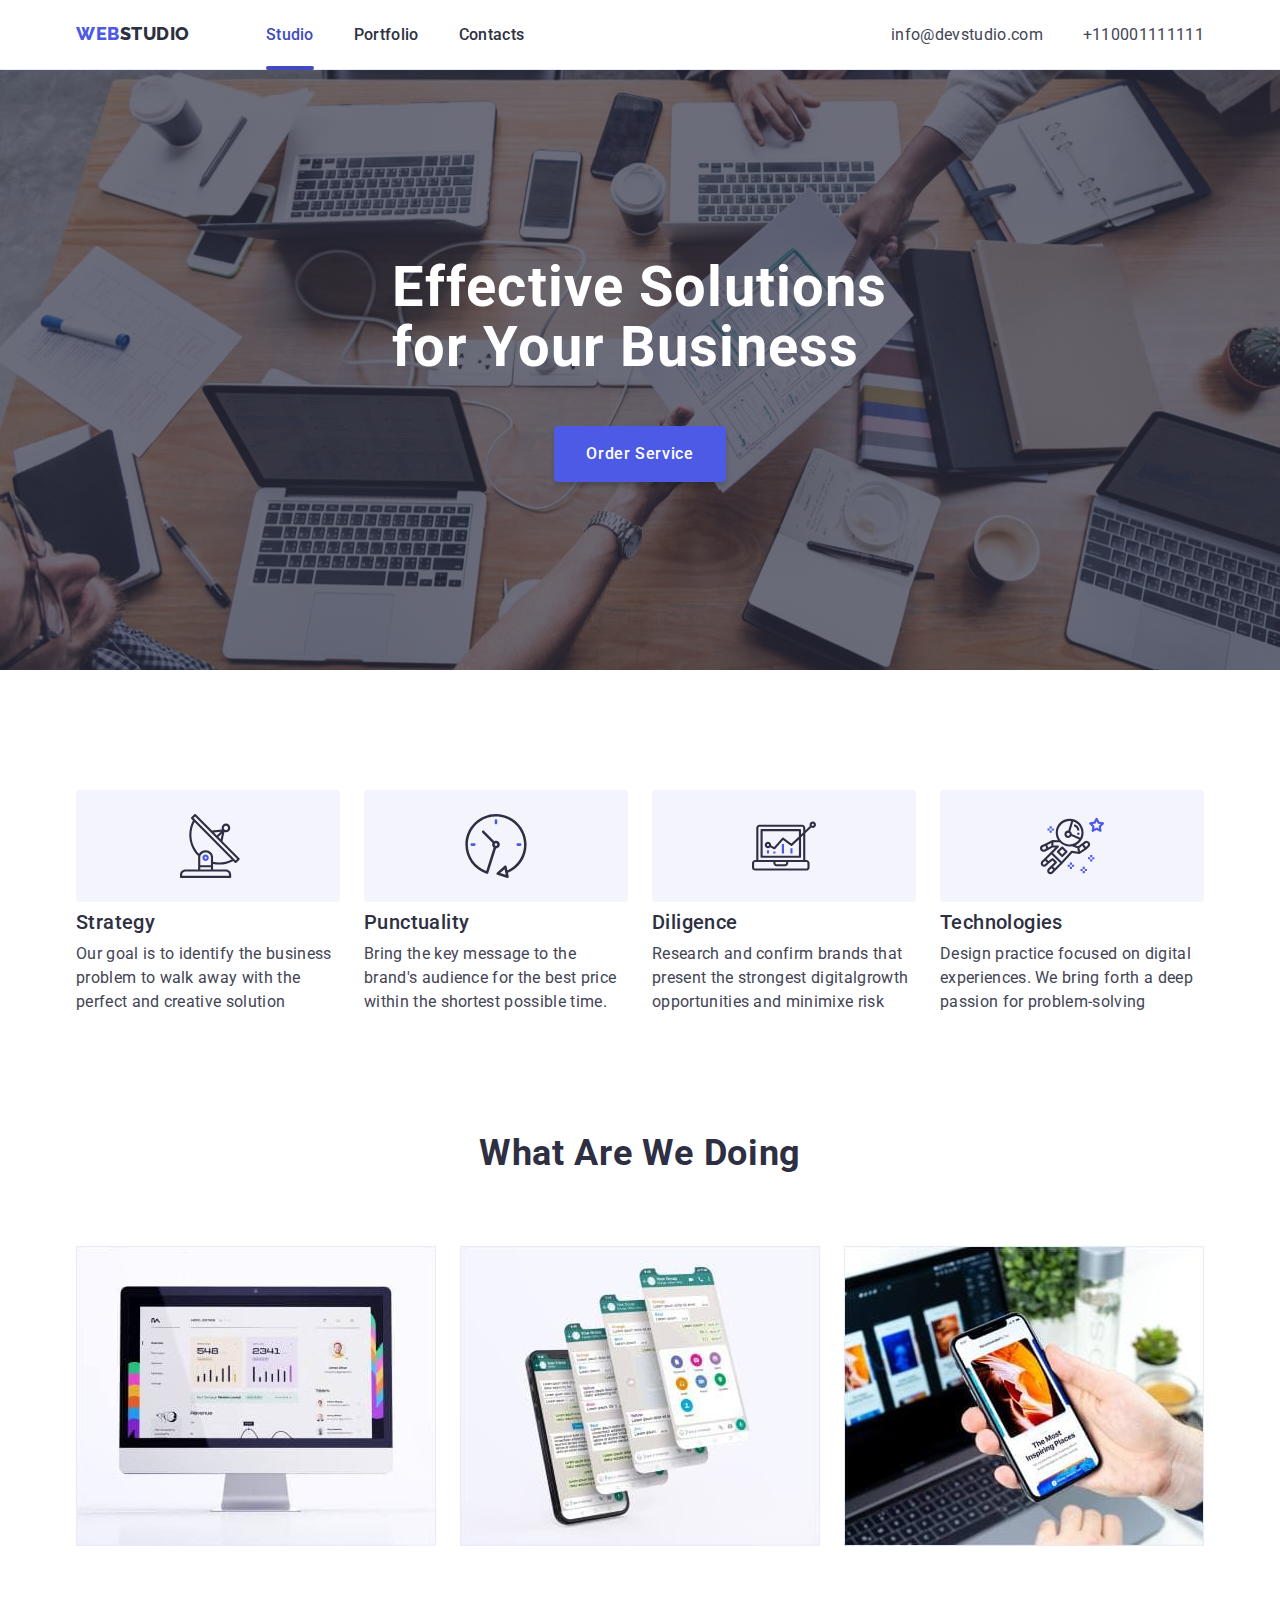
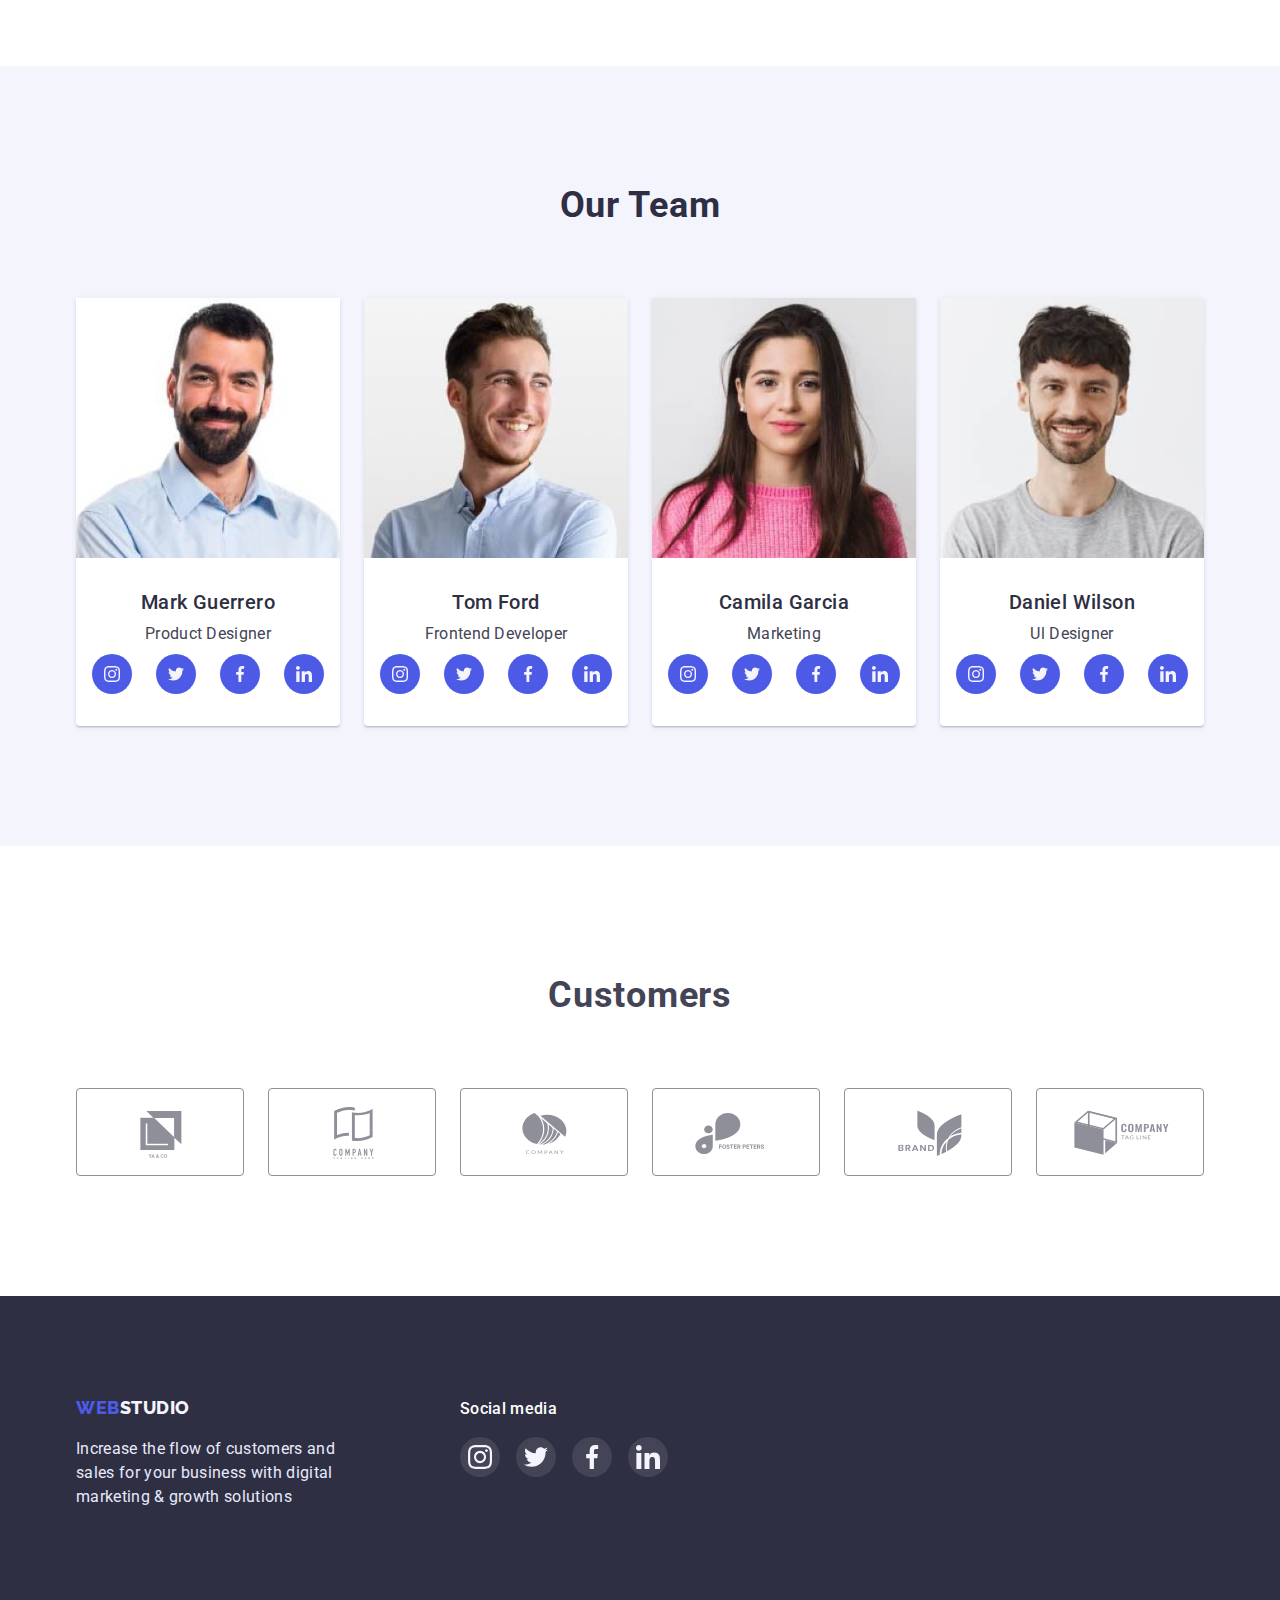
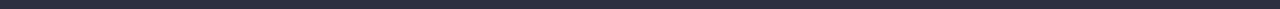
<file: index.html>
<!DOCTYPE html>
<html lang="en">
  <head>
    <meta charset="UTF-8" />
    <meta http-equiv="X-UA-Compatible" content="IE=edge" />
    <meta name="viewport" content="width=device-width, initial-scale=1.0" />
    <link rel="preconnect" href="https://fonts.googleapis.com" />
    <link rel="preconnect" href="https://fonts.gstatic.com" crossorigin />
    <link
      href="https://fonts.googleapis.com/css2?family=Raleway:wght@800&family=Roboto:wght@400;500;700;900&display=swap"
      rel="stylesheet"
    />
    <link
      rel="stylesheet"
      href="https://cdn.jsdelivr.net/npm/modern-normalize@1.1.0/modern-normalize.min.css"
    />
    <title>WebStudio</title>
    <link rel="stylesheet" href="css/styles.css" />
  </head>
  <body>
    <header class="header">
      <div class="container navigation-container">
        <nav class="navigation">
          <a href="" class="logo link"
            ><span class="logo-web">WEB</span
            ><span class="logo-studio">STUDIO</span></a
          >
          <ul class="navigation-list list">
            <li>
              <a
                class="link-active navigation-active { link"
                href="./index.html"
              >
                Studio</a
              >
            </li>
            <li>
              <a class="navigation-link link" href="./portfolio.html"
                >Portfolio</a
              >
            </li>
            <li><a class="navigation-link link" href="">Contacts</a></li>
          </ul>
        </nav>
        <address>
          <ul class="contacts list">
            <li class="contacts-item">
              <a class="contacts-link link" href="mailto:info@devstudio.com"
                >info@devstudio.com</a
              >
            </li>
            <li class="contacts-item">
              <a class="contacts-link link" href="tel:+110001111111"
                >+110001111111</a
              >
            </li>
          </ul>
        </address>
      </div>
    </header>
    <main>
      <section class="hero">
        <div class="container">
          <h1 class="hero-title">Effective Solutions for Your Business</h1>
          <button class="hero-button" type="button" data-modal-open>
            Order Service
          </button>
        </div>
      </section>

      <section class="section-strengths">
        <div class="container">
          <h2 hidden>Our strengths</h2>
          <ul class="strengths-list list">
            <li class="strengths">
              <div class="strengths-icon-item">
                <svg class="strengths-icon" width="64" height="64">
                  <use href="./images/icon.svg#icon-antenna-strat"></use>
                </svg>
              </div>
              <h3 class="strengths-title">Strategy</h3>
              <p class="strengths-text">
                Our goal is to identify the business problem to walk away with
                the perfect and creative solution
              </p>
            </li>
            <li class="strengths">
              <div class="strengths-icon-item">
                <svg class="strengths-icon" width="64" height="64">
                  <use href="./images/icon.svg#icon-clock-punct"></use>
                </svg>
              </div>
              <h3 class="strengths-title">Punctuality</h3>
              <p class="strengths-text">
                Bring the key message to the brand's audience for the best price
                within the shortest possible time.
              </p>
            </li>

            <li class="strengths">
              <div class="strengths-icon-item">
                <svg class="strengths-icon" width="64" height="64">
                  <use href="./images/icon.svg#icon-diagram-dilige"></use>
                </svg>
              </div>
              <h3 class="strengths-title">Diligence</h3>
              <p class="strengths-text">
                Research and confirm brands that present the strongest
                digitalgrowth opportunities and minimixe risk
              </p>
            </li>
            <li class="strengths">
              <div class="strengths-icon-item">
                <svg class="strengths-icon" width="64" height="64">
                  <use href="./images/icon.svg#icon-astronaut-techn"></use>
                </svg>
              </div>
              <h3 class="strengths-title">Technologies</h3>
              <p class="strengths-text">
                Design practice focused on digital experiences. We bring forth a
                deep passion for problem-solving
              </p>
            </li>
          </ul>
        </div>
      </section>
      <section class="our-work">
        <div class="container">
          <h2 class="our-work-title">What Are We Doing</h2>
          <ul class="our-work-list list">
            <li>
              <img
                src="./images/ourwork1.jpg"
                alt="computer photo"
                width="360"
                height="300"
              />
            </li>
            <li>
              <img
                src="./images/ourwork2.jpg"
                alt="Phone photo"
                width="360"
                height="300"
              />
            </li>
            <li>
              <img
                src="./images/ourwork3.jpg"
                alt="Desktop
            photo"
                width="360"
                height="300"
              />
            </li>
          </ul>
        </div>
      </section>
      <!------------ our team -------------->
      <section class="team-section">
        <div class="container">
          <h2 class="team-title">Our Team</h2>
          <ul class="team-list list">
            <li class="team-item">
              <img
                src="./images/markguerrero.jpg"
                alt="Photo of the employee"
                width="264"
                height="260"
              />
              <div class="team-mane">
                <h3 class="team-name">Mark Guerrero</h3>
                <p class="team-position">Product Designer</p>
                <ul class="team-icon-list list">
                  <li class="icon-list-item">
                    <a href="" class="icon-list-link">
                      <svg class="team-icon" width="16" height="16">
                        <use href="./images/icon.svg#icon-instagram-team"></use>
                      </svg>
                    </a>
                  </li>
                  <li class="icon-list-item">
                    <a href="" class="icon-list-link">
                      <svg class="team-icon" width="16" height="16">
                        <use href="./images/icon.svg#icon-twitter-team"></use>
                      </svg>
                    </a>
                  </li>
                  <li class="icon-list-item">
                    <a href="" class="icon-list-link">
                      <svg class="team-icon" width="16" height="16">
                        <use href="./images/icon.svg#icon-facebook-team"></use>
                      </svg>
                    </a>
                  </li>
                  <li class="icon-list-item">
                    <a href="" class="icon-list-link">
                      <svg class="team-icon" width="16" height="16">
                        <use href="./images/icon.svg#icon-linkedin-team"></use>
                      </svg>
                    </a>
                  </li>
                </ul>
              </div>
            </li>
            <li class="team-item">
              <img
                src="./images/tomford.jpg"
                alt="Photo of the employee"
                width="264"
                height="260"
              />
              <div class="team-mane">
                <h3 class="team-name">Tom Ford</h3>
                <p class="team-position">Frontend Developer</p>
                <ul class="team-icon-list list">
                  <li class="icon-list-item">
                    <a href="" class="icon-list-link">
                      <svg class="team-icon" width="16" height="16">
                        <use href="./images/icon.svg#icon-instagram-team"></use>
                      </svg>
                    </a>
                  </li>
                  <li class="icon-list-item">
                    <a href="" class="icon-list-link">
                      <svg class="team-icon" width="16" height="16">
                        <use href="./images/icon.svg#icon-twitter-team"></use>
                      </svg>
                    </a>
                  </li>
                  <li class="icon-list-item">
                    <a href="" class="icon-list-link">
                      <svg class="team-icon" width="16" height="16">
                        <use href="./images/icon.svg#icon-facebook-team"></use>
                      </svg>
                    </a>
                  </li>
                  <li class="icon-list-item">
                    <a href="" class="icon-list-link">
                      <svg class="team-icon" width="16" height="16">
                        <use href="./images/icon.svg#icon-linkedin-team"></use>
                      </svg>
                    </a>
                  </li>
                </ul>
              </div>
            </li>

            <li class="team-item">
              <img
                src="./images/camilagarcia.jpg"
                alt="Photo of the employee"
                width="264"
                height="260"
              />
              <div class="team-mane">
                <h3 class="team-name">Camila Garcia</h3>
                <p class="team-position">Marketing</p>
                <ul class="team-icon-list list">
                  <li class="icon-list-item">
                    <a href="" class="icon-list-link">
                      <svg class="team-icon" width="16" height="16">
                        <use href="./images/icon.svg#icon-instagram-team"></use>
                      </svg>
                    </a>
                  </li>
                  <li class="icon-list-item">
                    <a href="" class="icon-list-link">
                      <svg class="team-icon" width="16" height="16">
                        <use href="./images/icon.svg#icon-twitter-team"></use>
                      </svg>
                    </a>
                  </li>
                  <li class="icon-list-item">
                    <a href="" class="icon-list-link">
                      <svg class="team-icon" width="16" height="16">
                        <use href="./images/icon.svg#icon-facebook-team"></use>
                      </svg>
                    </a>
                  </li>
                  <li class="icon-list-item">
                    <a href="" class="icon-list-link">
                      <svg class="team-icon" width="16" height="16">
                        <use href="./images/icon.svg#icon-linkedin-team"></use>
                      </svg>
                    </a>
                  </li>
                </ul>
              </div>
            </li>
            <li class="team-item">
              <img
                src="./images/danielwilson.jpg"
                alt="Photo of the employee"
                width="264"
                height="260"
              />
              <div class="team-mane">
                <h3 class="team-name">Daniel Wilson</h3>
                <p class="team-position">Ul Designer</p>
                <ul class="team-icon-list list">
                  <li class="icon-list-item">
                    <a href="" class="icon-list-link">
                      <svg class="team-icon" width="16" height="16">
                        <use href="./images/icon.svg#icon-instagram-team"></use>
                      </svg>
                    </a>
                  </li>
                  <li class="icon-list-item">
                    <a href="" class="icon-list-link">
                      <svg class="team-icon" width="16" height="16">
                        <use href="./images/icon.svg#icon-twitter-team"></use>
                      </svg>
                    </a>
                  </li>
                  <li class="icon-list-item">
                    <a href="" class="icon-list-link">
                      <svg class="team-icon" width="16" height="16">
                        <use href="./images/icon.svg#icon-facebook-team"></use>
                      </svg>
                    </a>
                  </li>
                  <li class="icon-list-item">
                    <a href="" class="icon-list-link">
                      <svg class="team-icon" width="16" height="16">
                        <use href="./images/icon.svg#icon-linkedin-team"></use>
                      </svg>
                    </a>
                  </li>
                </ul>
              </div>
            </li>
          </ul>
        </div>
      </section>
      <!-- -------- Customers-------- -->
      <section class="customers">
        <div class="container">
          <h2 class="customers-title">Customers</h2>
          <ul class="customers-icon-list list">
            <li class="customers-list-item">
              <a href="" class="customers-list-link">
                <svg class="customers-icon" width="104" height="56">
                  <use href="./images/icon.svg#icon-group-one"></use>
                </svg>
              </a>
            </li>
            <li class="customers-list-item">
              <a href="" class="customers-list-link">
                <svg class="customers-icon" width="104" height="56">
                  <use href="./images/icon.svg#icon-group-two"></use>
                </svg>
              </a>
            </li>
            <li class="customers-list-item">
              <a href="" class="customers-list-link">
                <svg class="customers-icon" width="104" height="56">
                  <use href="./images/icon.svg#icon-group-three"></use>
                </svg>
              </a>
            </li>
            <li class="customers-list-item">
              <a href="" class="customers-list-link">
                <svg class="customers-icon" width="104" height="56">
                  <use href="./images/icon.svg#icon-group-four"></use>
                </svg>
              </a>
            </li>
            <li class="customers-list-item">
              <a href="" class="customers-list-link">
                <svg class="customers-icon" width="104" height="56">
                  <use href="./images/icon.svg#icon-group-five"></use>
                </svg>
              </a>
            </li>
            <li class="customers-list-item">
              <a href="" class="customers-list-link">
                <svg class="customers-icon" width="104" height="56">
                  <use href="./images/icon.svg#icon-group-six"></use>
                </svg>
              </a>
            </li>
          </ul>
        </div>
      </section>
    </main>
    <footer class="footer">
      <div class="container footer-list">
        <div class="footer-box-logo">
          <a class="logo link" href="">
            <span class="logo-web">WEB</span
            ><span class="logo-studio-footer">STUDIO</span></a
          >
          <p class="footer-text">
            Increase the flow of customers and sales for your business with
            digital marketing & growth solutions
          </p>
        </div>
        <div class="social-media">
          <p class="social-media-title">Social media</p>
          <ul class="social-icon-list list">
            <li class="social-list-item">
              <a href="" class="social-list-link">
                <svg class="social-icon" width="24" height="24">
                  <use href="./images/icon.svg#icon-instagram-team"></use>
                </svg>
              </a>
            </li>
            <li class="social-list-item">
              <a href="" class="social-list-link">
                <svg class="social-icon" width="24" height="24">
                  <use href="./images/icon.svg#icon-twitter-team"></use>
                </svg>
              </a>
            </li>
            <li class="social-list-item">
              <a href="" class="social-list-link">
                <svg class="social-icon" width="24" height="24">
                  <use href="./images/icon.svg#icon-facebook-team"></use>
                </svg>
              </a>
            </li>
            <li class="social-list-item">
              <a href="" class="social-list-link">
                <svg class="social-icon" width="24" height="24">
                  <use href="./images/icon.svg#icon-linkedin-team"></use>
                </svg>
              </a>
            </li>
          </ul>
        </div>
      </div>
    </footer>
    <div class="backdrop is-hidden" data-modal>
      <div class="modal">
        <button type="button" class="modal-close-btn" data-modal-close>
          <svg class="modal-close-btn-icon" width="8px" height="8px">
            <use href="./images/icon.svg#icon-close-btn"></use>
          </svg>
        </button>
      </div>
    </div>
    <script src="./js/modal.js"></script>
  </body>
</html>
</file>
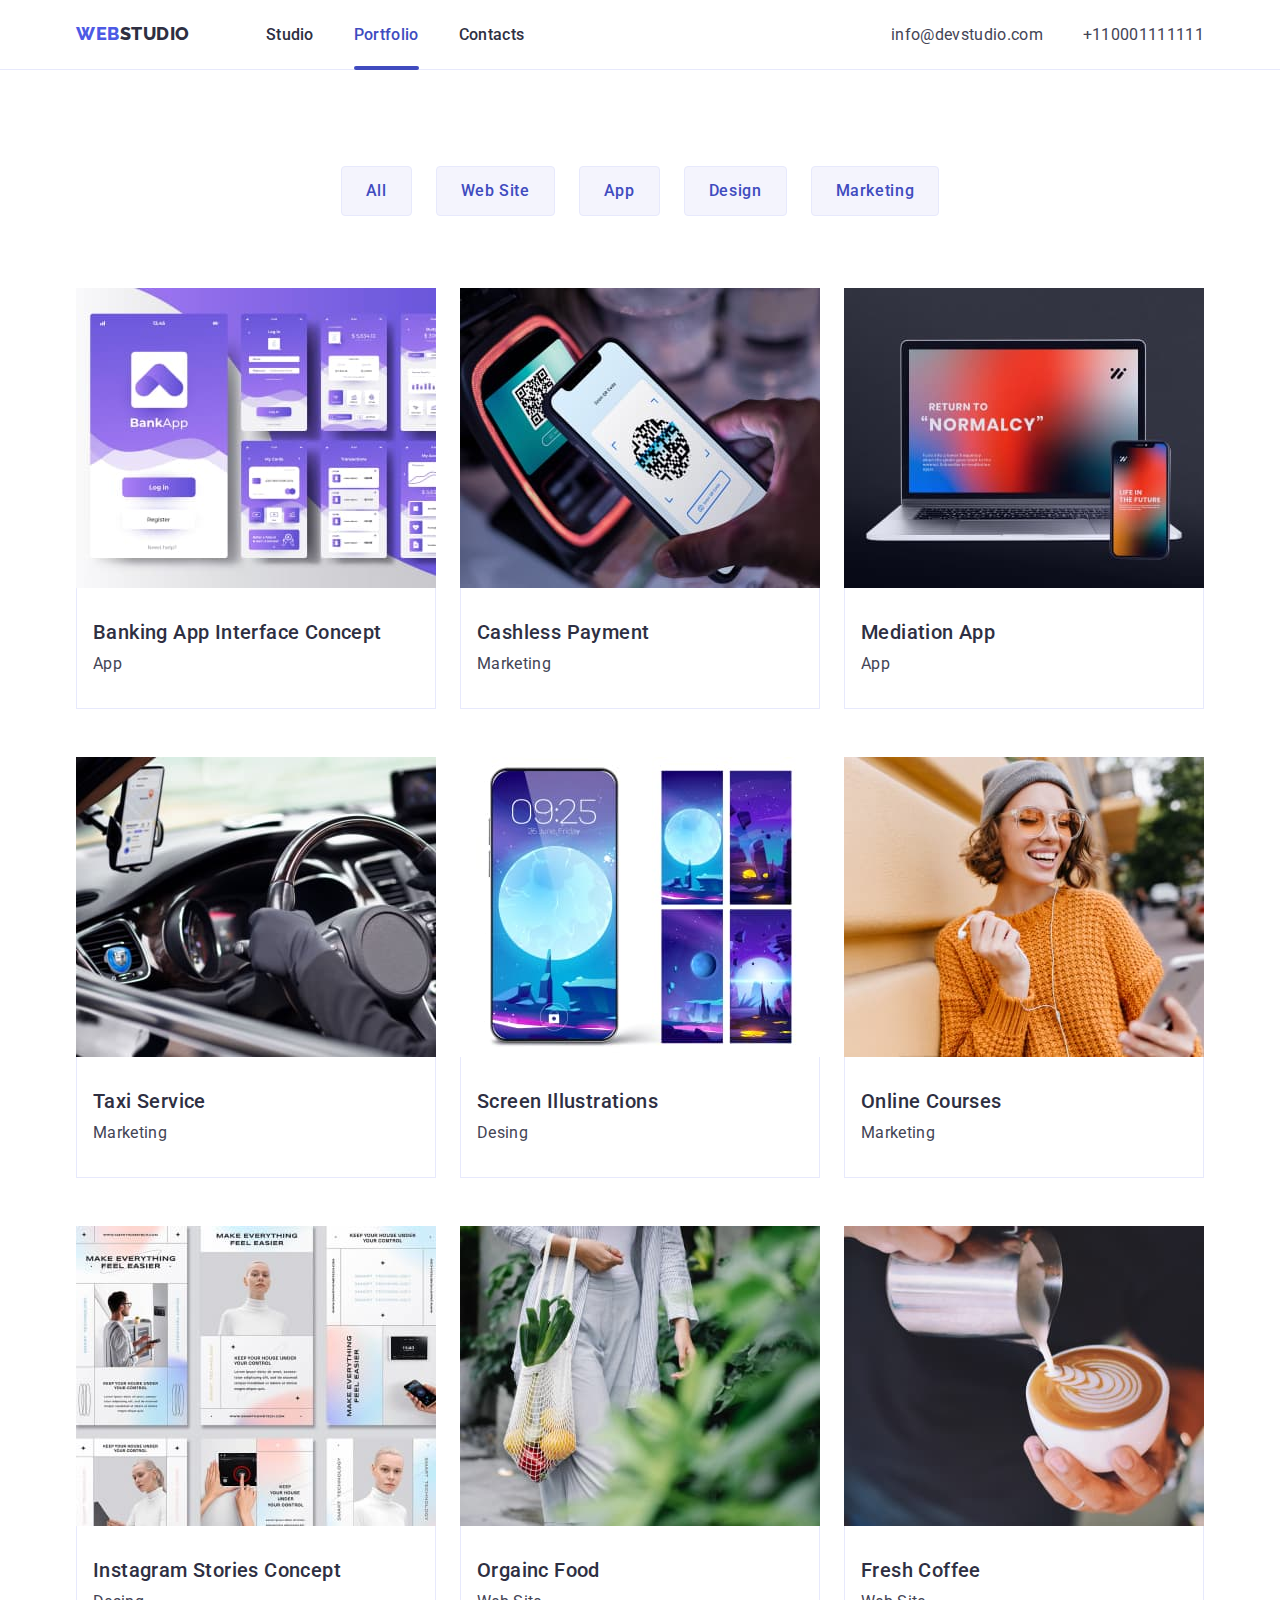
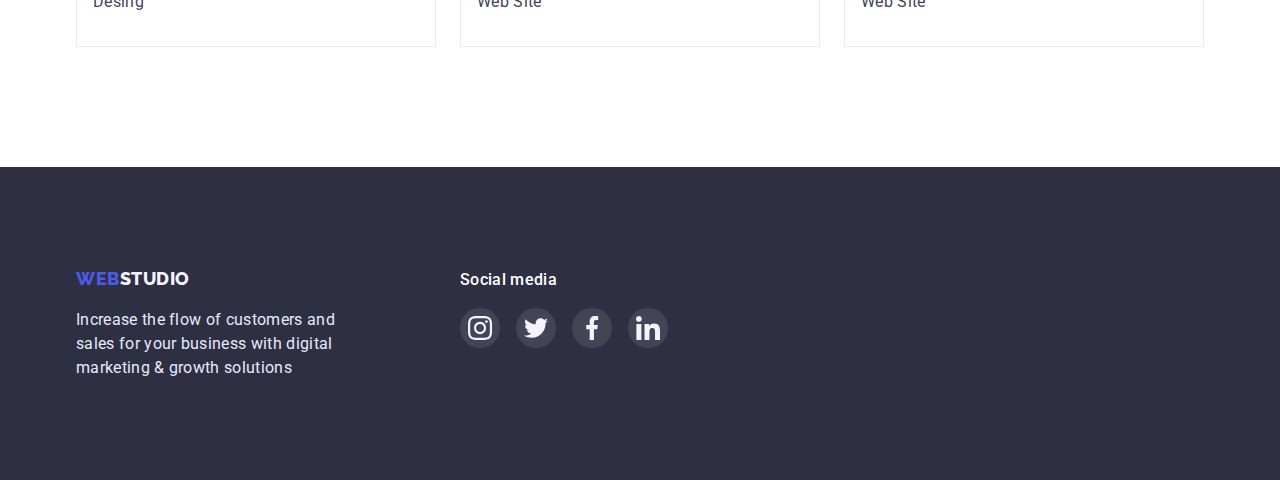
<file: portfolio.html>
<!DOCTYPE html>
<html lang="en">
  <head>
    <meta charset="UTF-8" />
    <meta http-equiv="X-UA-Compatible" content="IE=edge" />
    <meta name="viewport" content="width=device-width, initial-scale=1.0" />
    <link rel="preconnect" href="https://fonts.googleapis.com" />
    <link rel="preconnect" href="https://fonts.gstatic.com" crossorigin />
    <link
      href="https://fonts.googleapis.com/css2?family=Raleway:wght@800&family=Roboto:wght@400;500;700;900&display=swap"
      rel="stylesheet"
    />
    <link
      rel="stylesheet"
      href="https://cdn.jsdelivr.net/npm/modern-normalize@1.1.0/modern-normalize.min.css"
    />
    <title>WebStudio</title>
    <link rel="stylesheet" href="./css/styles.css" />
  </head>
  <body>
    <header class="header">
      <div class="container navigation-container">
        <nav class="navigation">
          <a href="" class="logo link"
            ><span class="logo-web">WEB</span
            ><span class="logo-studio">STUDIO</span></a
          >
          <ul class="navigation-list list">
            <li>
              <a class="navigation-link link" href="./index.html"> Studio</a>
            </li>
            <li>
              <a
                class="navigation-active link-active link"
                href="./portfolio.html"
                >Portfolio</a
              >
            </li>
            <li><a class="navigation-link link" href="">Contacts</a></li>
          </ul>
        </nav>
        <address>
          <ul class="contacts list">
            <li class="contacts-item">
              <a class="contacts-link link" href="mailto:info@devstudio.com"
                >info@devstudio.com</a
              >
            </li>
            <li class="contacts-item">
              <a class="contacts-link link" href="tel:+110001111111"
                >+110001111111</a
              >
            </li>
          </ul>
        </address>
      </div>
    </header>
    <main>
      <section class="card-menu">
        <div class="container">
          <h1 hidden>Our Works</h1>
          <ul class="button-list list">
            <li class="button-item">
              <button type="button" class="button-icon">All</button>
            </li>
            <li class="button-item">
              <button type="button" class="button-icon">Web Site</button>
            </li>
            <li class="button-item">
              <button type="button" class="button-icon">App</button>
            </li>
            <li class="button-item">
              <button type="button" class="button-icon">Design</button>
            </li>
            <li class="button-item">
              <button type="button" class="button-icon">Marketing</button>
            </li>
          </ul>

          <ul class="cards-list list">
            <li class="cards-item" tabindex="0">
              <div class="card-photo">
                <img
                  src="./images/bankingapp.jpg"
                  alt="photo of the application "
                  width="360"
                  height="300"
                />
                <p class="overlay-text">
                  14 Stylish and User-Friendly App Design Concepts · Task
                  Manager App · Calorie Tracker App · Exotic Fruit Ecommerce App
                  · Cloud Storage App
                </p>
              </div>
              <div class="cards-description">
                <h3 class="cards-name">Banking App Interface Concept</h3>
                <p class="cards-text">App</p>
              </div>
            </li>
            <li class="cards-item" tabindex="0">
              <div class="card-photo">
                <img
                  src="./images/cashlesspayment.jpg"
                  alt="Photo of the employee"
                  width="360"
                  height="300"
                />
                <p class="overlay-text">
                  14 Stylish and User-Friendly App Design Concepts · Task
                  Manager App · Calorie Tracker App · Exotic Fruit Ecommerce App
                  · Cloud Storage App
                </p>
              </div>
              <div class="cards-description">
                <h3 class="cards-name">Cashless Payment</h3>
                <p class="cards-text">Marketing</p>
              </div>
            </li>
            <li class="cards-item" tabindex="0">
              <div class="card-photo">
                <img
                  src="./images/meditationapp.jpg"
                  alt="Photo of the application"
                  width="360"
                  height="300"
                />
                <p class="overlay-text">
                  14 Stylish and User-Friendly App Design Concepts · Task
                  Manager App · Calorie Tracker App · Exotic Fruit Ecommerce App
                  · Cloud Storage App
                </p>
              </div>
              <div class="cards-description">
                <h3 class="cards-name">Mediation App</h3>
                <p class="cards-text">App</p>
              </div>
            </li>
            <li class="cards-item" tabindex="0">
              <div class="card-photo">
                <img
                  src="./images/taxisevice.jpg"
                  alt="Photo of the employee"
                  width="360"
                  height="300"
                />
                <p class="overlay-text">
                  14 Stylish and User-Friendly App Design Concepts · Task
                  Manager App · Calorie Tracker App · Exotic Fruit Ecommerce App
                  · Cloud Storage App
                </p>
              </div>
              <div class="cards-description">
                <h3 class="cards-name">Taxi Service</h3>
                <p class="cards-text">Marketing</p>
              </div>
            </li>
            <li class="cards-item" tabindex="0">
              <div class="card-photo">
                <img
                  src="./images/screenillustrations.jpg"
                  alt="Photo of the employee"
                  width="360"
                  height="300"
                />
                <p class="overlay-text">
                  14 Stylish and User-Friendly App Design Concepts · Task
                  Manager App · Calorie Tracker App · Exotic Fruit Ecommerce App
                  · Cloud Storage App
                </p>
              </div>
              <div class="cards-description">
                <h3 class="cards-name">Screen Illustrations</h3>
                <p class="cards-text">Desing</p>
              </div>
            </li>
            <li class="cards-item" tabindex="0">
              <div class="card-photo">
                <img
                  src="./images/onlinecourses.jpg"
                  alt="Photo of the employee"
                  width="360"
                  height="300"
                />
                <p class="overlay-text">
                  14 Stylish and User-Friendly App Design Concepts · Task
                  Manager App · Calorie Tracker App · Exotic Fruit Ecommerce App
                  · Cloud Storage App
                </p>
              </div>
              <div class="cards-description">
                <h3 class="cards-name">Online Courses</h3>
                <p class="cards-text">Marketing</p>
              </div>
            </li>
            <li class="cards-item" tabindex="0">
              <div class="card-photo">
                <img
                  src="./images/instagramstories.jpg"
                  alt="Photo of the employee"
                  width="360"
                  height="300"
                />
                <p class="overlay-text">
                  14 Stylish and User-Friendly App Design Concepts · Task
                  Manager App · Calorie Tracker App · Exotic Fruit Ecommerce App
                  · Cloud Storage App
                </p>
              </div>
              <div class="cards-description">
                <h3 class="cards-name">Instagram Stories Concept</h3>
                <p class="cards-text">Desing</p>
              </div>
            </li>
            <li class="cards-item" tabindex="0">
              <div class="card-photo">
                <img
                  src="./images/organicfood.jpg"
                  alt="Photo of the employee"
                  width="360"
                  height="300"
                />
                <p class="overlay-text">
                  14 Stylish and User-Friendly App Design Concepts · Task
                  Manager App · Calorie Tracker App · Exotic Fruit Ecommerce App
                  · Cloud Storage App
                </p>
              </div>
              <div class="cards-description">
                <h3 class="cards-name">Orgainc Food</h3>
                <p class="cards-text">Web Site</p>
              </div>
            </li>
            <li class="cards-item" tabindex="0">
              <div class="card-photo">
                <img
                  src="./images/freshcoffee.jpg"
                  alt="Photo of the employee"
                  width="360"
                  height="300"
                />
                <p class="overlay-text">
                  14 Stylish and User-Friendly App Design Concepts · Task
                  Manager App · Calorie Tracker App · Exotic Fruit Ecommerce App
                  · Cloud Storage App
                </p>
              </div>
              <div class="cards-description">
                <h3 class="cards-name">Fresh Coffee</h3>
                <p class="cards-text">Web Site</p>
              </div>
            </li>
          </ul>
        </div>
      </section>
    </main>
    <footer class="footer">
      <div class="container footer-list">
        <div class="footer-box-logo">
          <a class="logo link" href="">
            <span class="logo-web">WEB</span
            ><span class="logo-studio-footer">STUDIO</span></a
          >
          <p class="footer-text">
            Increase the flow of customers and sales for your business with
            digital marketing & growth solutions
          </p>
        </div>
        <div class="social-media">
          <p class="social-media-title">Social media</p>
          <ul class="social-icon-list list">
            <li class="social-list-item">
              <a href="" class="social-list-link">
                <svg class="social-icon" width="24" height="24">
                  <use href="./images/icon.svg#icon-instagram-team"></use>
                </svg>
              </a>
            </li>
            <li class="social-list-item">
              <a href="" class="social-list-link">
                <svg class="social-icon" width="24" height="24">
                  <use href="./images/icon.svg#icon-twitter-team"></use>
                </svg>
              </a>
            </li>
            <li class="social-list-item">
              <a href="" class="social-list-link">
                <svg class="social-icon" width="24" height="24">
                  <use href="./images/icon.svg#icon-facebook-team"></use>
                </svg>
              </a>
            </li>
            <li class="social-list-item">
              <a href="" class="social-list-link">
                <svg class="social-icon" width="24" height="24">
                  <use href="./images/icon.svg#icon-linkedin-team"></use>
                </svg>
              </a>
            </li>
          </ul>
        </div>
      </div>
    </footer>
    <script src="./js/modal.js"></script>
  </body>
</html>
</file>
<file: css/styles.css>
/* Head */
:root {
  --first-btn-color: #4d5ae5;
  --second-btn-color: #404bbf;
  --logo-font: "Raleway", sans-serif;
  --btn-text-color: #404bbf;
  --btn-bg-color: #f4f4fd;
  --btn-sol-color: #e7e9fc;
  --btn-cursor: pointer;
  --text-color: #434455;
  --text-color-hero: #ffffff;
  --color-tx-ourworkers: #2e2f42;
}
* {
  box-sizing: border-box;
}

.container {
  width: 1158px;
  padding: 0 15px;
  margin: 0 auto;
}
h1,
h2,
h3,
h4,
h5,
h6,
p {
  margin: 0;
}
/* --------------none----------- */
ul {
  padding-left: 0;
  list-style: none;
}
.list {
  margin: 0;
}
.link {
  text-decoration: none;
}
body {
  font-family: "Roboto", sans-serif;

  line-height: 1.5;
  color: var(--text-color);
  letter-spacing: 0.02em;
  background: var(--text-color-hero);
}
.header {
  border-bottom: 1px solid #e7e9fc;
}

.logo-web {
  letter-spacing: 0.03em;
  text-transform: uppercase;

  color: var(--first-btn-color);
  font-family: var(--logo-font);
  font-weight: 800;
  font-size: 18px;
  line-height: 1.33;
}

.logo-studio {
  font-family: var(--logo-font);
  font-weight: 800;
  font-size: 18px;
  line-height: 1.33;

  letter-spacing: 0.03em;
  text-transform: uppercase;
  color: var(--color-tx-ourworkers);
}
.navigation-container {
  display: flex;
  align-items: center;
}

.navigation {
  display: flex;
  gap: 76px;
  align-items: center;
}
.navigation-list {
  display: flex;
  gap: 40px;
}
.link-active::after {
  position: absolute;
  content: "";
  display: block;
  width: 100%;
  height: 4px;
  border-radius: 2px;
  bottom: -1px;

  background-color: var(--btn-text-color);
}
.navigation-active {
  display: block;
  padding: 24px 0;
  font-weight: 500;
  position: relative;
  line-height: 1.33;
  color: var(--second-btn-color);

  letter-spacing: 0.02em;
}
.navigation-link {
  display: block;
  padding: 24px 0;
  font-weight: 500;
  position: relative;
  line-height: 1.33;
  color: var(--color-tx-ourworkers);

  letter-spacing: 0.02em;
  transition-property: color;
  transition-duration: 250ms;
  transition-timing-function: cubic-bezier(0.4, 0, 0.2, 1);
}

.navigation-link:hover {
  color: var(--btn-text-color);
}
.navigation-link:focus {
  color: var(--btn-text-color);
}
address {
  margin-left: auto;
}
.contacts {
  display: flex;
  gap: 40px;
  font-style: normal;
}
.contacts-link {
  line-height: 1.5;
  letter-spacing: 0.02em;
  color: var(--text-color);
  transition-property: color;
  transition-duration: 250ms;
  transition-timing-function: cubic-bezier(0.4, 0, 0.2, 1);
}
.contacts-link:hover,
.contacts-link:focus {
  color: var(--btn-text-color);
}

/* main-content */
.hero {
  background-image: linear-gradient(
      rgba(46, 47, 66, 0.7),
      rgba(46, 47, 66, 0.7)
    ),
    url("../images/peopleoffice.jpg");
  max-width: 1440px;
  background-size: cover;
  background-repeat: no-repeat;
  padding: 188px 0;
  margin: 0 auto;
}
.hero-title {
  font-weight: 700;
  font-size: 56px;
  line-height: 1.07;
  margin-left: auto;
  margin-right: auto;
  margin-bottom: 48px;
  width: 496px;
  letter-spacing: 0.02em;
  color: var(--text-color-hero);
}
.hero-button {
  cursor: pointer;
  background: var(--first-btn-color);
  box-shadow: 0px 4px 4px rgba(0, 0, 0, 0.15);
  border-radius: 4px;
  font-family: inherit;
  font-weight: 500;
  font-size: 16px;
  line-height: 1.5;
  color: var(--text-color-hero);
  padding: 16px 32px;
  letter-spacing: 0.04em;
  display: block;
  margin: 0 auto;
  border: none;
  transition-property: background;
  transition-duration: 250ms;
  transition-timing-function: cubic-bezier(0.4, 0, 0.2, 1);
}
.hero-button:hover,
.hero-button:focus {
  background: var(--second-btn-color);
}

/*-----------Strengths--------------*/
.section-strengths {
  padding-top: 120px;
  padding-bottom: 120px;
}
.strengths-list {
  display: flex;
  gap: 24px;
}
.strengths-icon {
  box-sizing: border-box;
  border-width: 264px 112px;
  background: var(--btn-bg-color);
  border-radius: 4px;
}

.strengths-icon-item {
  display: flex;
  justify-content: center;
  align-items: center;
  width: 264px;
  height: 112px;
  border-radius: 4px;
  background-color: var(--btn-bg-color);
}
.strengths-title {
  font-weight: 500;
  font-size: 20px;
  line-height: 1.2;
  margin-top: 8px;
  margin-bottom: 8px;
  letter-spacing: 0.02em;
  color: var(--color-tx-ourworkers);
}

/* --------------WHAT ARE WE DOING---------- */
.our-work {
  padding-bottom: 120px;
}
.our-work-title {
  text-align: center;
  font-weight: 700;
  font-size: 36px;
  line-height: 1.11;
  letter-spacing: 0.02em;
  text-transform: capitalize;
  color: var(--color-tx-ourworkers);

  margin-bottom: 72px;
}
.our-work-list {
  display: flex;
  gap: 24px;
}
img {
  display: block;
}
/* -------------------OUR TEAM-------------- */
.team-section {
  background: var(--btn-bg-color);
  padding-top: 120px;
  padding-bottom: 120px;
}
.team-title {
  text-align: center;
  font-weight: 700;
  font-size: 36px;
  line-height: 1.11;
  letter-spacing: 0.02em;
  text-transform: capitalize;
  color: var(--color-tx-ourworkers);
  margin-bottom: 72px;
}
.team-list {
  display: flex;
  gap: 24px;
}
.team-item {
  background: var(--text-color-hero);
  box-shadow: 0px 1px 6px rgba(46, 47, 66, 0.08),
    0px 1px 1px rgba(46, 47, 66, 0.16), 0px 2px 1px rgba(46, 47, 66, 0.08);
  border-radius: 0px 0px 4px 4px;
  text-align: center;
}
.team-mane {
  padding-top: 32px;
  padding-bottom: 32px;
}
.team-name {
  font-weight: 500;
  font-size: 20px;
  line-height: 1.2;
  letter-spacing: 0.02em;
  color: var(--color-tx-ourworkers);
  margin-bottom: 8px;
}
.team-icon-list {
  display: flex;
  justify-content: center;
  gap: 24px;
  margin-top: 8px;
}
.icon-list-link {
  display: flex;
  justify-content: center;
  align-items: center;
  width: 40px;
  height: 40px;
  border-radius: 50%;
  background-color: var(--first-btn-color);
  transition-property: background-сolor;
  transition-duration: 250ms;
  transition-timing-function: cubic-bezier(0.4, 0, 0.2, 1);
}
.icon-list-link:hover,
.icon-list-link:focus {
  background-color: var(--second-btn-color);
}
.team-icon {
  fill: var(--btn-bg-color);
}

/* ------------customers----------- */
.customers {
  padding-top: 130px;
  padding-bottom: 120px;
}

.customers-title {
  font-weight: 700;
  font-size: 36px;
  line-height: 1.11;
  text-align: center;
  letter-spacing: 0.02em;
  margin-bottom: 72px;
}

.customers-icon-list {
  display: flex;
  justify-content: center;
  gap: 24px;
}

.customers-list-link {
  display: flex;
  justify-content: center;
  align-items: center;
  width: 168px;
  height: 88px;
  border: 1px solid #8e8f99;
  border-radius: 4px;
  transition-property: border;
  transition-duration: 250ms;
  transition-timing-function: cubic-bezier(0.4, 0, 0.2, 1);
}

.customers-list-link:hover,
.customers-list-link:focus {
  border: 1px solid var(--second-btn-color);
}

.customers-icon {
  fill: #8e8f99;
  transition-property: fill;
  transition-duration: 250ms;
  transition-timing-function: cubic-bezier(0.4, 0, 0.2, 1);
}

.customers-list-link:focus .customers-icon,
.customers-list-link:hover .customers-icon {
  fill: var(--second-btn-color);
}

/* -----------FOOTER------------- */
.footer {
  background: var(--color-tx-ourworkers);
  padding-top: 100px;
  padding-bottom: 100px;
  margin: 0 auto;
}
.footer-list {
  display: flex;
  align-items: baseline;
}

.logo-studio-footer {
  font-family: var(--logo-font);
  font-weight: 800;
  font-size: 18px;
  line-height: 1.33;

  letter-spacing: 0.03em;
  text-transform: uppercase;
  color: var(--btn-bg-color);
}
.footer-text {
  line-height: 1.5;
  letter-spacing: 0.02em;
  color: var(--btn-sol-color);
  width: 264px;
  margin-top: 16px;
}
/* ----------social-media-------- */
.social-media {
  margin-left: 120px;
}
.social-media-title {
  font-weight: 500;
  letter-spacing: 0.02em;
  color: var(--text-color-hero);
}
.social-icon-list {
  display: flex;
  gap: 16px;
  margin-top: 16px;
}

.social-list-link {
  display: flex;
  justify-content: center;
  align-items: center;
  width: 40px;
  height: 40px;
  border-radius: 50%;
  background-color: rgba(255, 255, 255, 0.1);
  transition-property: background-color;
  transition-duration: 250ms;
  transition-timing-function: cubic-bezier(0.4, 0, 0.2, 1);
}
.social-list-link:hover,
.social-list-link:focus {
  background-color: #31d0aa;
}

.social-icon {
  fill: var(--btn-bg-color);
}

/* ----------PORTFOLIO.HTML--------------- */
.card-menu {
  padding-top: 96px;
  padding-bottom: 120px;
}
.button-list {
  display: flex;
  padding: 0px;
  gap: 24px;
  justify-content: center;
  margin-bottom: 72px;
}

.button-icon {
  cursor: var(--btn-cursor);
  font-family: "Roboto", sans-serif;
  font-weight: 500;
  font-size: 16px;
  line-height: 1.5;
  background: var(--btn-bg-color);
  padding: 12px 24px;
  border: 1px solid var(--btn-sol-color);
  border-radius: 4px;
  letter-spacing: 0.04em;
  color: var(--btn-text-color);
  transition-property: background, box-shadow, color;
  transition-duration: 250ms;
  transition-timing-function: cubic-bezier(0.4, 0, 0.2, 1);
}

.button-icon:hover,
.button-icon:focus {
  background: var(--second-btn-color);
  box-shadow: 0px 3px 1px rgba(0, 0, 0, 0.1), 0px 2px 1px rgba(0, 0, 0, 0.08),
    0px 2px 2px rgba(0, 0, 0, 0.12);

  color: var(--text-color-hero);
}
.title-our-works {
  font-weight: 700;
  font-size: 36px;
  line-height: 1.11;
  letter-spacing: 0.02em;
  text-transform: capitalize;
}
.card-photo {
  position: relative;
  overflow: hidden;
}
.overlay-text {
  letter-spacing: 0.02em;

  padding: 40px 32px;
  color: #f4f4fd;
  position: absolute;
  width: 360px;
  height: 300px;
  top: 0;
  left: 0;
  background-color: #4d5ae5;
  transform: translateY(100%);
  transition-property: transform;
  transition-duration: 250ms;
  transition-timing-function: cubic-bezier(0.4, 0, 0.2, 1);
}

.cards-item:hover .overlay-text,
.cards-item:focus .overlay-text {
  transform: translateY(0);
}
.cards-description {
  border: 1px solid var(--btn-sol-color);
  border-top: none;
  background: var(--text-color-hero);
  padding-top: 32px;
  padding-bottom: 32px;
  padding-left: 16px;
  transition-property: box-shadow;
  transition-duration: 250ms;
  transition-timing-function: cubic-bezier(0.4, 0, 0.2, 1);
}
.cards-item:focus .cards-description,
.cards-item:hover .cards-description {
  box-shadow: 0px 1px 6px rgba(46, 47, 66, 0.08),
    0px 1px 1px rgba(46, 47, 66, 0.16), 0px 2px 1px rgba(46, 47, 66, 0.08);
}
.cards-list {
  display: flex;
  column-gap: 24px;
  row-gap: 48px;
  flex-wrap: wrap;
}
.card-photo {
  border: none;
}

.cards-name {
  font-weight: 500;
  font-size: 20px;
  line-height: 1.2;
  margin-bottom: 8px;
  letter-spacing: 0.02em;
  color: var(--color-tx-ourworkers);
}
/* =============== modal window ================*/
.backdrop {
  position: fixed;
  top: 0;
  left: 0;
  width: 100%;
  height: 100%;
  background-color: rgba(46, 47, 66, 0.4);
  z-index: 100;
  transition: opacity, visibility;
  transition-duration: 250ms;
  transition-timing-function: cubic-bezier(0.4, 0, 0.2, 1);

  transition-delay: 0;
}
.backdrop.is-hidden {
  opacity: 0;
  visibility: hidden;
  pointer-events: none;
}
.modal {
  width: 408px;
  height: 576px;
  position: absolute;
  top: 50%;
  left: 50%;
  transform: translate(-50%, -50%);
  background-color: #fcfcfc;
  box-shadow: 0px 1px 1px rgba(0, 0, 0, 0.14), 0px 1px 3px rgba(0, 0, 0, 0.12),
    0px 2px 1px rgba(0, 0, 0, 0.2);
  border-radius: 4px;
}
.modal-close-btn {
  cursor: pointer;
  display: flex;
  justify-content: center;
  align-items: center;
  background-color: #e7e9fc;
  border: 1px solid rgba(0, 0, 0, 0.1);
  border-radius: 50%;
  position: absolute;
  top: 24px;
  right: 24px;
  height: 24px;
  width: 24px;
  transition-property: background-color;
  transition-duration: 250ms;
  transition-timing-function: cubic-bezier(0.4, 0, 0.2, 1);
}
.modal-close-btn:hover,
.modal-close-btn:focus {
  background-color: var(--second-btn-color);
}
.modal-close-btn-icon {
  transition-property: fill;
  transition-duration: 250ms;
  transition-timing-function: cubic-bezier(0.4, 0, 0.2, 1);
}
.modal-close-btn:hover .modal-close-btn-icon,
.modal-close-btn:focus .modal-close-btn-icon {
  fill: #ffffff;
}
</file>
